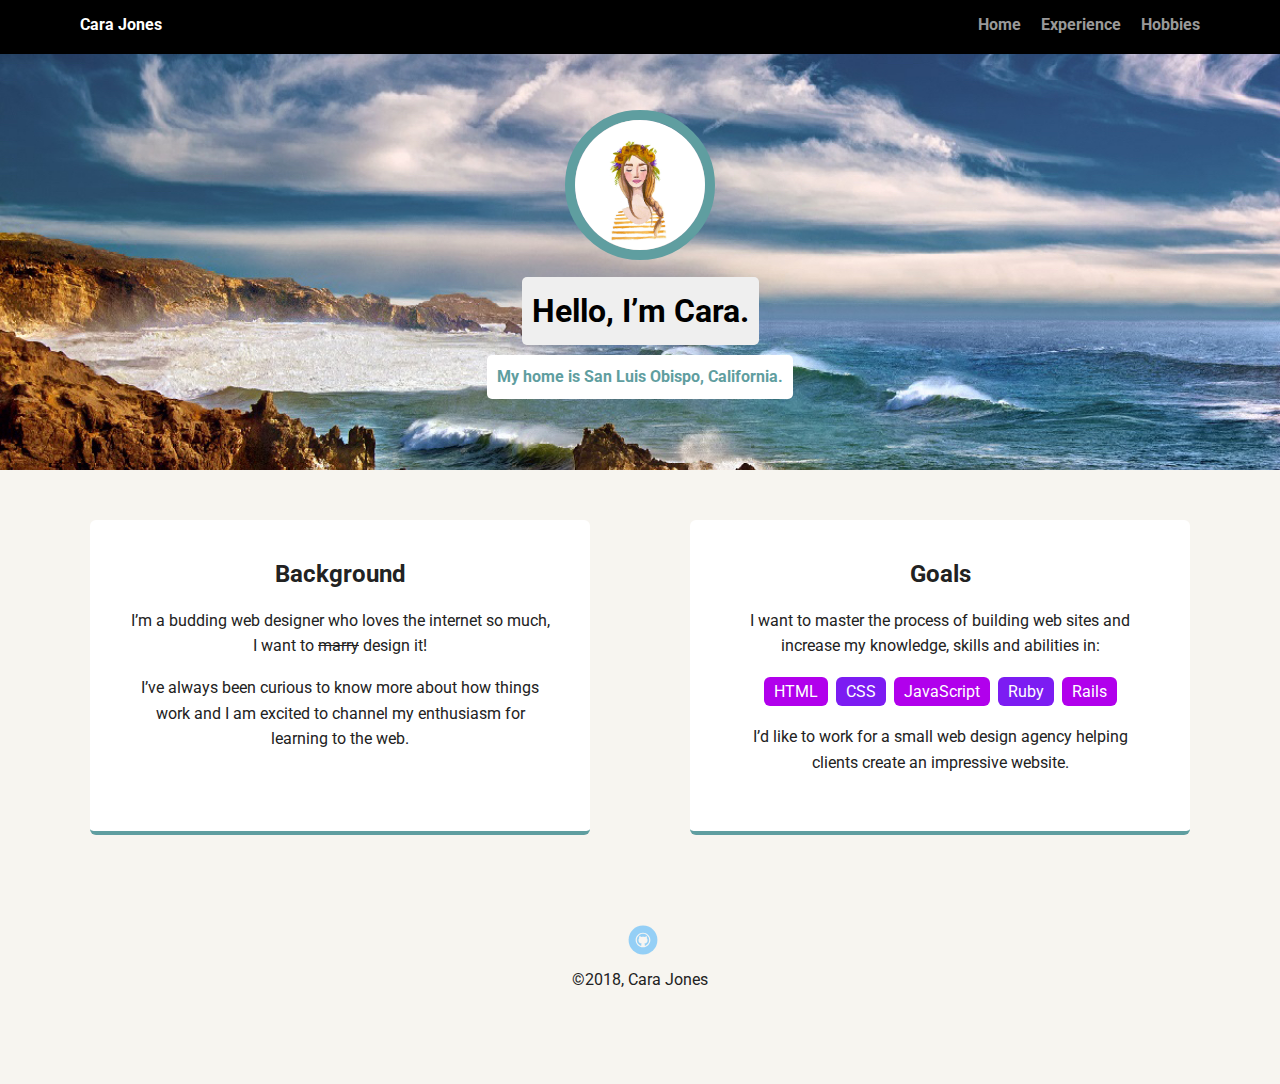
<file: index.html>
<!DOCTYPE html>
<html lang="en">
  <head>
    <meta charset="utf-8">
    <title>Cara Jones' Profile</title>
    <meta name="viewport" content="width=device-width, initial-scale=1.0">
    <link rel="stylesheet" href="styles.css">
    <link href="https://fonts.googleapis.com/css?family=Muli%7CRoboto:400,300,500,700,900" rel="stylesheet">
  </head>
  <body>

    <div class="main-nav">
        <ul class="nav">
          <li class="name">Cara Jones</li>
          <li><a href="index.html">Home</a></li>
          <li><a href="experience.html">Experience</a></li>
          <li><a href="hobbies.html">Hobbies</a></li>
        </ul>
    </div>

    <header>
      <img src="images/cj-profile.jpg" alt="Watercolor of Cara Jones" class="profile-image">
      <h1 class="tag name">Hello, I’m Cara.</h1>
      <p class="tag location"><strong>My home is San Luis Obispo, California.</strong></p>
    </header>

    <main class="flex">
      <div class="card">
        <h2>Background</h2>
        <p>I’m a budding web designer who loves the internet so much, I want to <span class="strike-through">marry</span> design it!</p>
        <p>I’ve always been curious to know more about how things work and I am excited to channel my enthusiasm for learning to the web.</p>
      </div>

      <div class="card">
        <h2>Goals</h2>
        <p>I want to master the process of building web sites and increase my knowledge, skills and abilities in:</p>
        <ul class="skills">
          <li>HTML</li>
          <li>CSS</li>
          <li>JavaScript</li>
          <li>Ruby</li>
          <li>Rails</li>
        </ul>
        <p>I’d like to work for a small web design agency helping clients create an impressive website.</p>
      </div>

    </main>
    <footer>
      <ul>
        <li><a href="https://github.com/caramjones" target="_blank" class="social github">Github</a></li>
      </ul>
      <p class="copyright">&copy;2018, Cara Jones</p>
    </footer>
  </body>
</html>
</file>
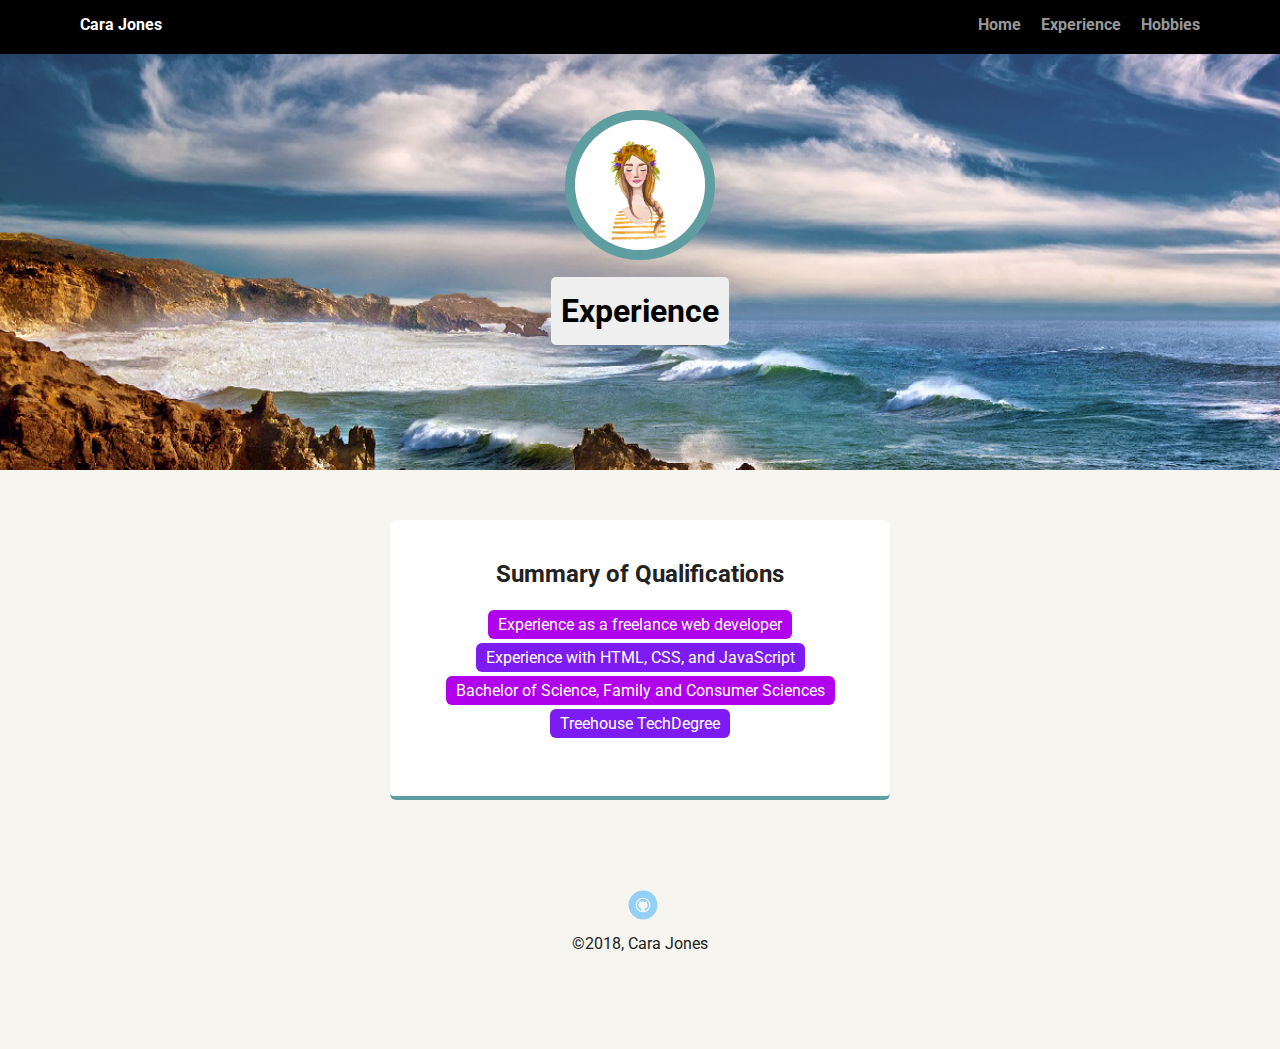
<file: experience.html>
<!DOCTYPE html>
<html lang="en">
  <head>
    <meta charset="utf-8">
    <title>Cara Jones' Profile</title>
    <meta name="viewport" content="width=device-width, initial-scale=1.0">
    <link rel="stylesheet" href="styles.css">
    <link href="https://fonts.googleapis.com/css?family=Muli%7CRoboto:400,300,500,700,900" rel="stylesheet">
  </head>
  <body>
    <div>
      <div class="main-nav">
          <ul class="nav">
            <li class="name">Cara Jones</li>
            <li><a href="index.html">Home</a></li>
            <li><a href="experience.html">Experience</a></li>
            <li><a href="hobbies.html">Hobbies</a></li>
          </ul>
      </div>
      <header>
        <img src="images/cj-profile.jpg" alt="Watercolor of Cara Jones" class="profile-image">
        <h1 class="tag name">Experience</h1>
      </header>
      <main class="flex">
        <div class="card">
          <h2>Summary of Qualifications</h2>
          <ul class="skills">
            <li>Experience as a freelance web developer</li>
            <li>Experience with HTML, CSS, and JavaScript</li>
            <li>Bachelor of Science, Family and Consumer Sciences</li>
            <li>Treehouse TechDegree</li>
          </ul>
        </div>
      </main>
      <footer>
        <ul>
          <li><a href="https://github.com/caramjones" target="_blank" class="social github">Github</a></li>
        </ul>
        <p class="copyright">&copy;2018, Cara Jones</p>
      </footer>
    </div>
  </body>
</html>
</file>
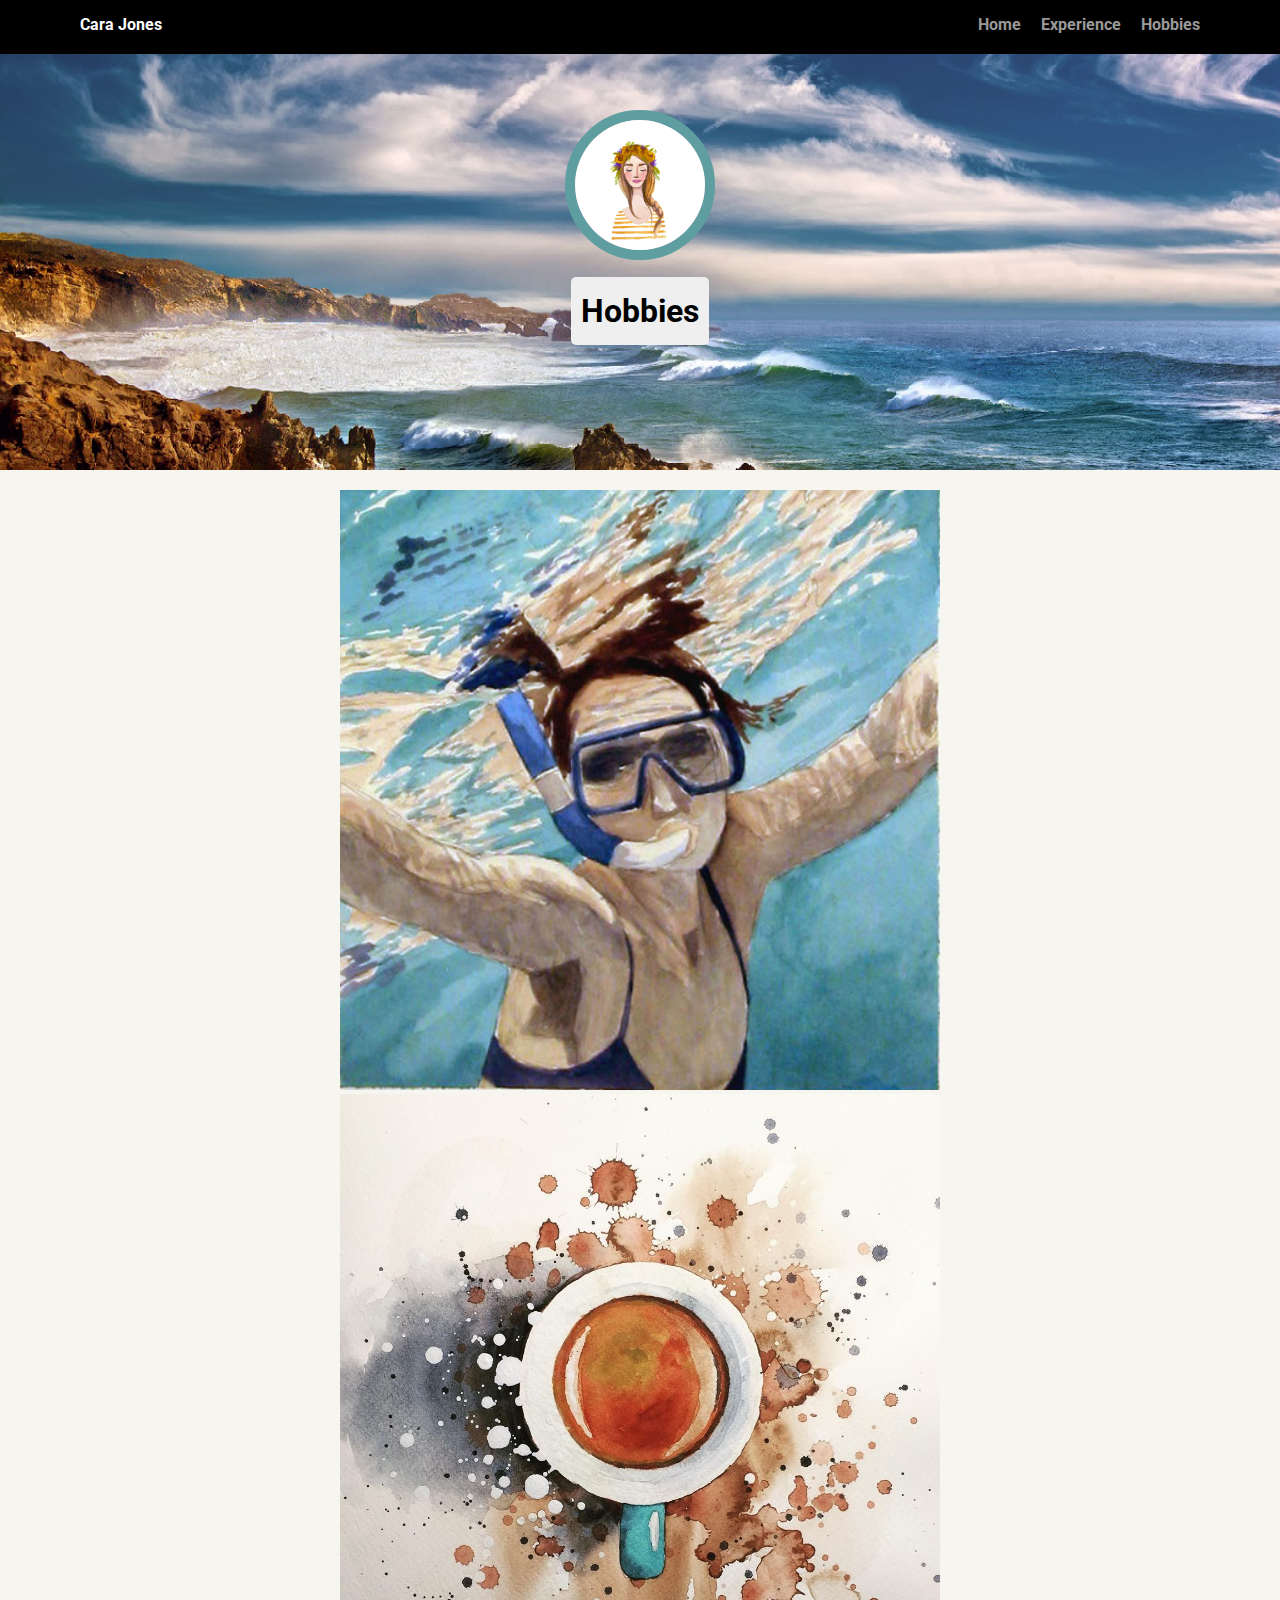
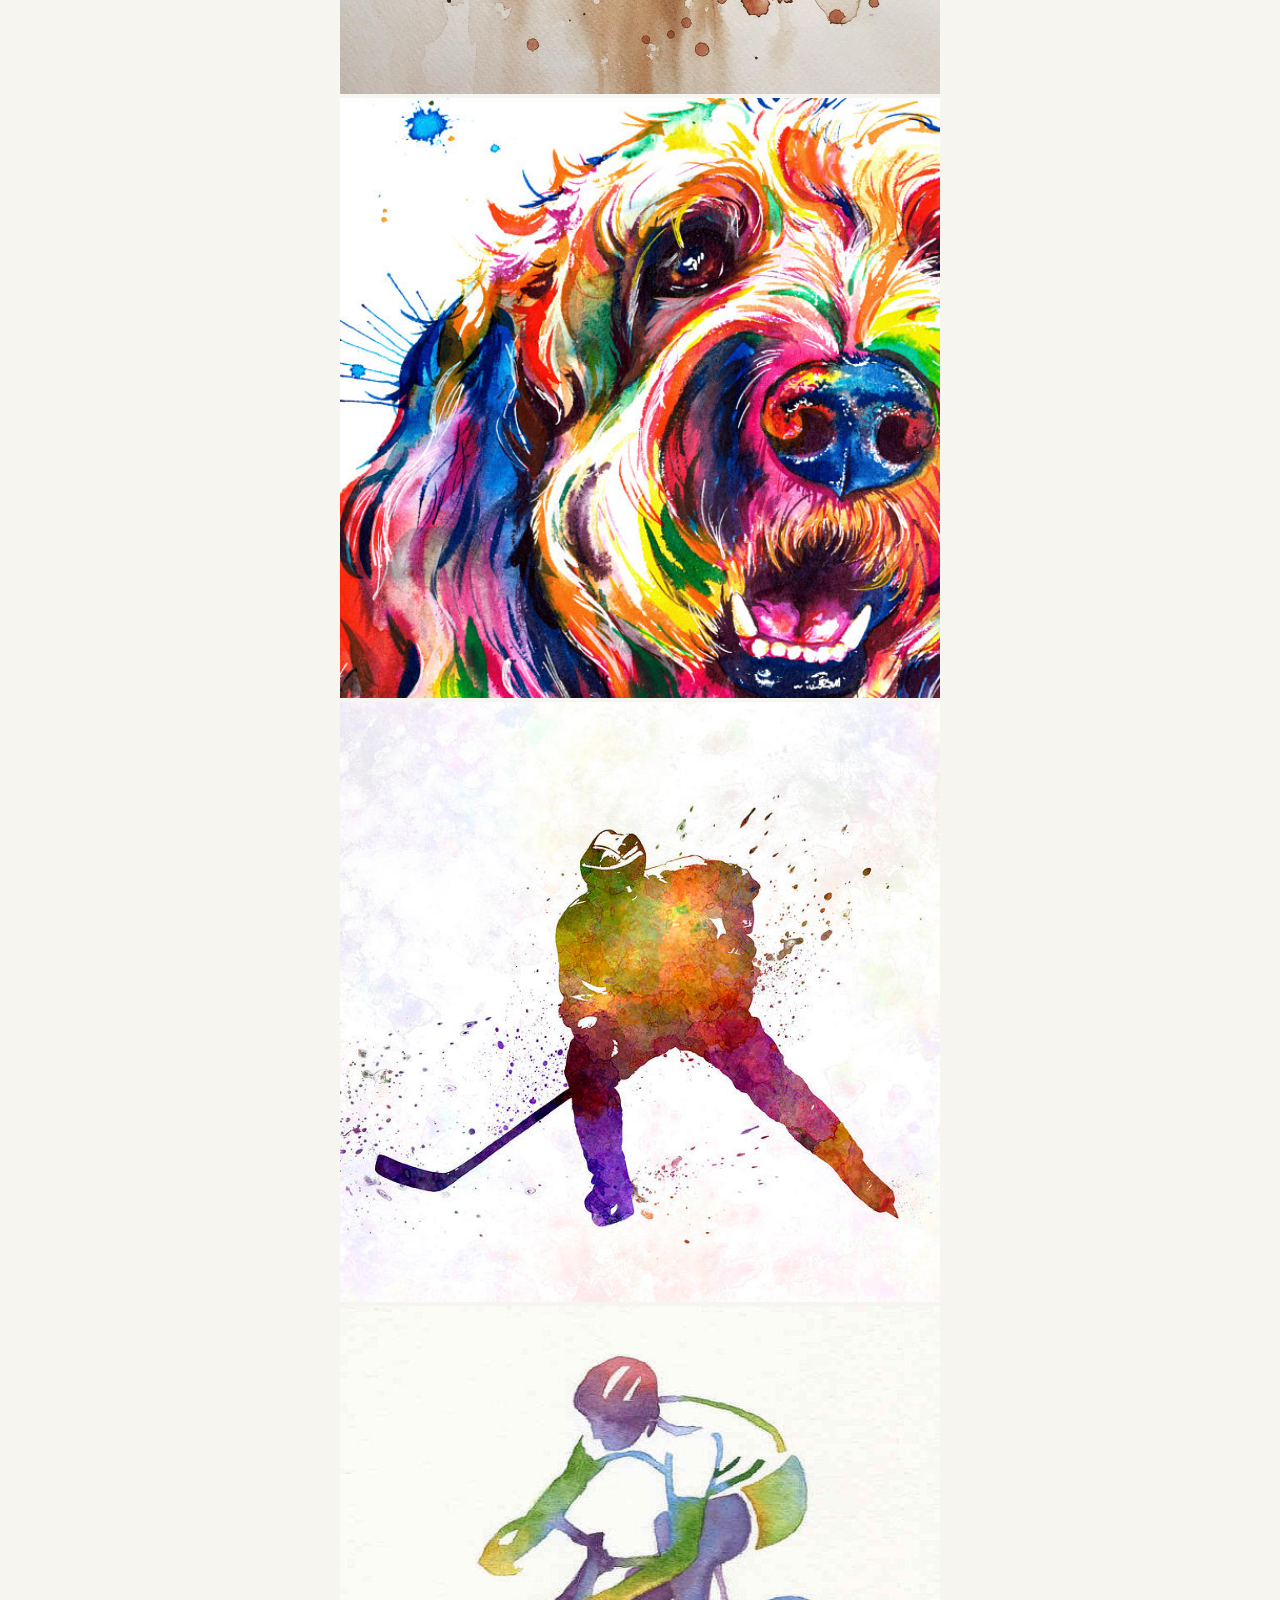
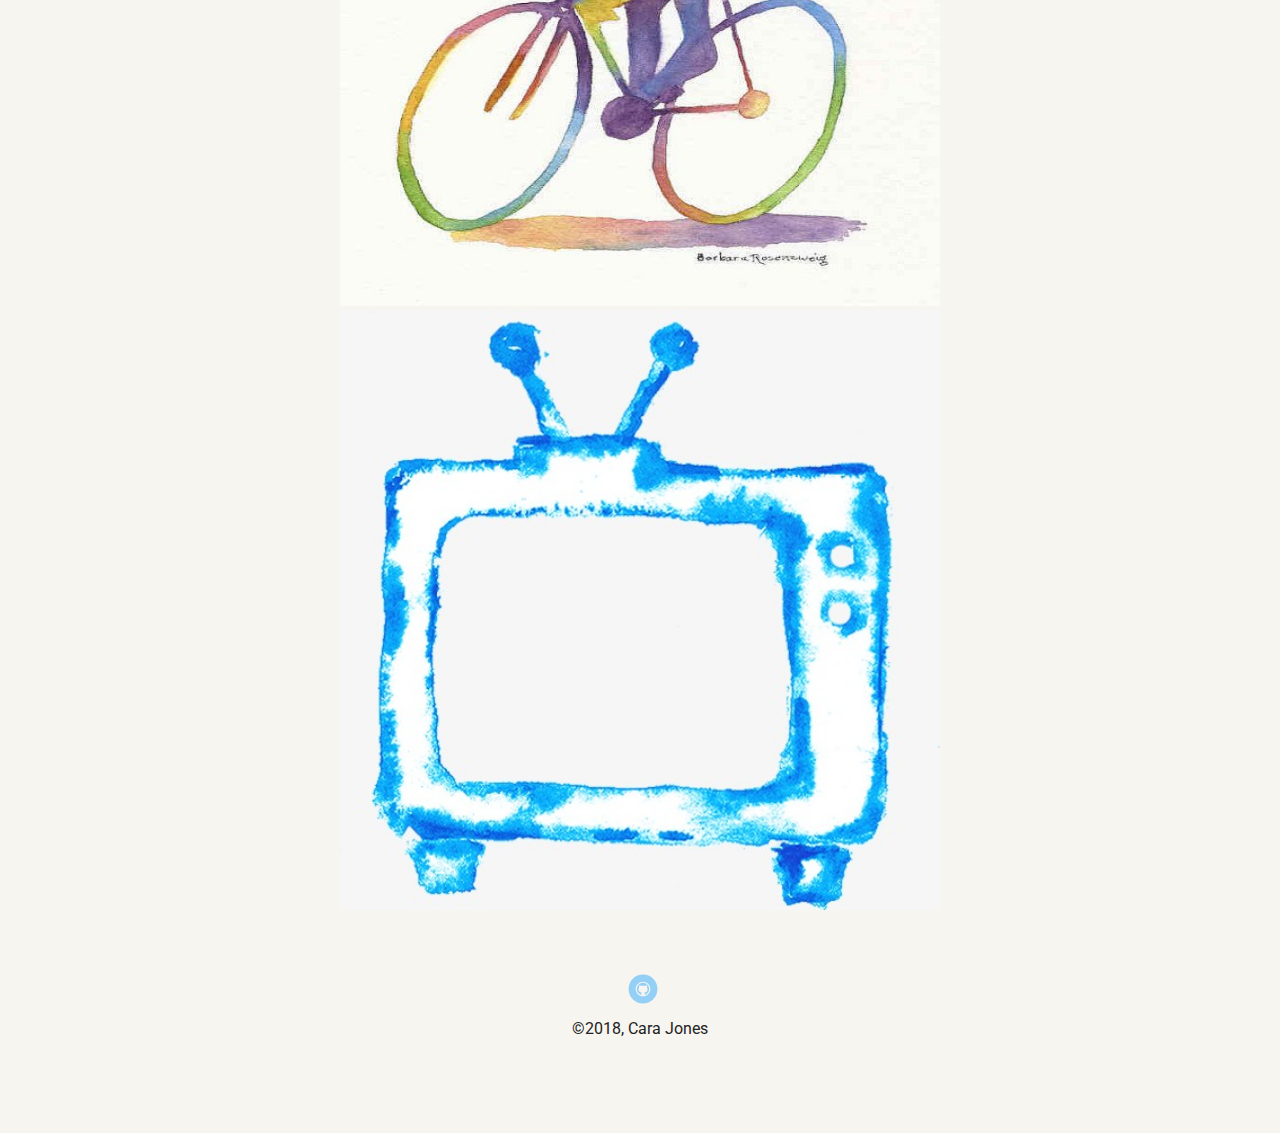
<file: hobbies.html>
<!DOCTYPE html>
<html lang="en">
  <head>
    <meta charset="utf-8">
    <title>Cara Jones' Profile</title>
    <meta name="viewport" content="width=device-width, initial-scale=1.0">
    <link rel="stylesheet" href="styles.css">
    <link href="https://fonts.googleapis.com/css?family=Muli%7CRoboto:400,300,500,700,900" rel="stylesheet">
  </head>
  <body>
    <div>
      <div class="main-nav">
          <ul class="nav">
            <li class="name">Cara Jones</li>
            <li><a href="index.html">Home</a></li>
            <li><a href="experience.html">Experience</a></li>
            <li><a href="hobbies.html">Hobbies</a></li>
          </ul>
      </div>
      <header>
        <img src="images/cj-profile.jpg" alt="Watercolor of Cara Jones" class="profile-image">
        <h1 class="tag name">Hobbies</h1>
      </header>
      <main>
        <ul class="gallery-a">
          <li><img src="images/snorkel.jpg" alt="watercolor of woman snorkeling"/></li>
          <li><img src="images/coffee.jpg" alt="birds eye view of cup of coffee"/></li>
          <li><img src="images/dogs.jpg" alt="rainbow colored watercolor of dog"/></li>
          <li><img src="images/hockey-wc.jpg" alt="watercolor of hockey player"/></li>
          <li><img src="images/bike2.jpg" alt="watercolor outline of cyclist"/></li>
          <li><img src="images/television2.jpg" alt="watercolor of old fashioned television"/></li>
        </ul>
      </main>
      <footer>
        <ul>
          <li><a href="https://github.com/caramjones" target="_blank" class="social github">Github</a></li>
        </ul>
        <p class="copyright">&copy;2018, Cara Jones</p>
      </footer>
    </div>
  </body>
</html>
</file>
<file: styles.css>
/* Global Layout Set-up */
* {
  box-sizing: border-box;
}

body {
  margin: 0;
  padding: 0;
  text-align: center;
  font-family: 'Roboto', sans-serif;
  color: #222;
  background: #f7f5f0;
}
/* Link Styles */

a {
  text-decoration: none;
  color: #999;
}
a:hover {
  color: #6633ff;
}

/* Section Styles */

.main-nav {
  width: 100%;
  background: black;
  min-height: 30px;
  padding: 10px;
  position: fixed;
  text-align: center;
}
.nav {
  display: flex;
  justify-content: space-around;
  font-weight: 700;
  list-style-type: none;
  margin: 0 auto;
  padding: 0;
}

.nav .name {
    display: block;
    margin-right: auto;
    color: white;
}
.nav li {
  padding: 5px 10px 10px 10px;
}
.nav a {
  transition: all .5s;
}
.nav a:hover {
  color: white
}

header {
  text-align: center;
  background: url('images/central-coast.jpg') no-repeat top center ;
  background-size: cover;
  overflow: hidden;
  padding-top: 60px;
}
header {
  line-height: 1.5;
}
header .profile-image {
  margin-top: 50px;
  width: 150px;
  height: 150px;
  border-radius: 50%;
  border: 10px solid #5f9ea0;
  transition: all .5s;
}
header .profile-image:hover {
  transform: scale(1.2) rotate(5deg);
}
.tag {
  background-color: #efefef;
  color: black;
  padding: 10px;
  border-radius: 5px;
  display: table;
  margin: 10px auto;
}
.location {
  background-color: white;
  color: #5f9ea0;
}
.card {
  margin: 30px;
  padding: 20px 40px 40px;
  max-width: 500px;
  text-align: center;
  background: #fff;
  border-bottom: 4px solid #5f9ea0;
  border-radius: 6px;
  transition: all .5s;
}
.card:hover {
  border-color: #c9aa1f;
}

ul.skills {
  padding: 0;
  text-align: center;
}

.skills li {
  border-radius: 6px;
  display: inline-block;
  background: #7c1cf2;
  color: white;
  padding: 5px 10px;
  margin: 2px;
}

.skills li:nth-child(odd) {
  background: #b100ec;
}

footer {
  width: 100%;
  min-height: 30px;
  padding: 20px 0 40px;
}

footer .copyright {
  top: -8px;
  font-size: .75em;
}

footer ul {
  list-style-type: none;
  margin: 0;
  padding: 0;
}

footer ul li {
  display: inline-block;
}

a.social {
  display: inline-block;
  text-indent: -9999px;
  margin-left: 5px;
  width: 30px;
  height: 30px;
  background-size: 30px 30px;
  opacity: .4;
  transition: all .5s;
}
a.twitter {
  background-image: url(images/twitter.svg);
}
a.linkedin {
  background-image: url(images/linkedin.svg);
}
a.github {
  background-image: url(images/github.svg);
}
a.social:hover {
  opacity: 1;
}
.clearfix {
  clear: both;
}

/* Styles for larger screens */
@media screen and (min-width: 720px) {

  .flex {
      display: -ms-flexbox;      /* TWEENER - IE 10 */
      display: flex;
      max-width: 1200px;
      -ms-flex-pack: distribute;
      justify-content: space-around;
      margin: 0 auto;
  }

  header {
    min-height: 470px;
  }

  .nav {
    max-width: 1200px;
    padding: 0 30px;
  }


  main {
    padding-top: 20px;
  }

  main p {
    line-height: 1.6em;
  }

  footer {
    font-size: 1.3em;
    max-width: 1200px;
    margin: 40px auto;
  }

}

.gallery-a {
  list-style: none;
  margin: 0;
  padding: 0;
}

.gallery-a img {
  width: 600px;
  height: 600px;
}

.strike-through {
  text-decoration: line-through;
}
</file>
